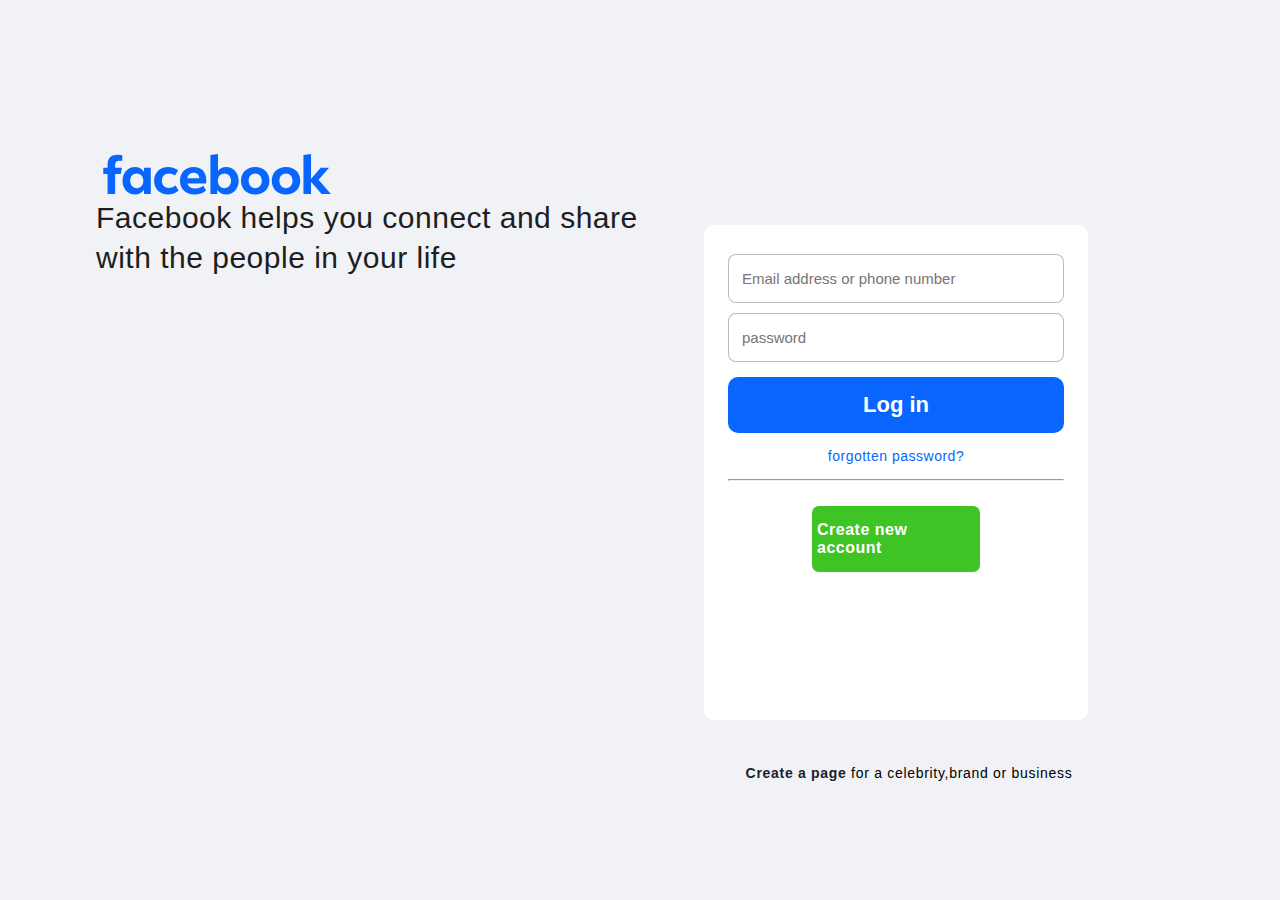
<file: facebook/index.html>
<!DOCTYPE html>
<html lang="en">
<head>
    <meta charset="UTF-8">
    <meta name="viewport" content="width=device-width, initial-scale=1.0">
    <title>facebook-login</title>
    <link rel="icon" href="./images/favicon.webp">
    <link rel="stylesheet" href="style.css">
</head>
<body>
    <div class="main">
<div class="first">
   <div class="pic">
     <img src="./images/facebook_image.svg" alt="facebook" width="40%">
</div> 
<p>Facebook helps you connect and share <br>with the people in your life</p>
</div>
<div class="second">
    <form action="">
        <input type="text" placeholder="Email address or phone number" required><br>
        <input type="password" placeholder="password" required><br>
        <input type="submit" value="Log in">
    </form>
    <a class="forgot">forgotten password?</a>
    <hr>
    <a class="new" href="">Create new account</a>
    <span><a>Create a page</a> for a celebrity,brand or business</span>

</div>
    </div>
</body>
</html>
</file>
<file: facebook/style.css>
*{
    margin: 0;
    padding: 0;
    box-sizing: border-box;
    font-family: Arial, Helvetica, sans-serif;
}
.main {
    display: flex;
    justify-content: space-between;
    align-items: center;
    background-color: #f0f2f5;
    width: 100%;
    height: 100vh;
}
.main .first {
    width: 50%;
    height: 100vh;
   /* background-color: aqua;*/
}
.first .pic {
    width: 700px;
    height: 70px;
    margin-top: 20%;
    margin-left: 12%;
}

.pic .img {
   width: 100%;
    height: 100%;
    object-fit: cover;
}
.first p {
    font-size: 30px;
    font-weight: 100;
    margin-left: 15%;
    line-height: 2.5rem;
   /* background-color: blue;*/
    color: #1c1e21;
    letter-spacing: .5px;

}
.main .second {
    width: 30%;
    background-color: white;
    height: 55vh;
    position: absolute;
    top: 25%;
    left: 55%;
    border-radius: 10px;
    border: 4px solid #fff;
    padding: 20px;
}
.second form {
    width: 100%;
}
.second form input[type="text"],
.second form input[type="password"]
{
    width: 100%;
    margin: 5px 0 5px 0;
    padding: 15px 3px 15px 13px;
    color: #1d2129;
    font-size: 15px;
    border-radius: 8px;
    border: 1px solid #00000042;
    outline: none;
    transition: all 0.5s ease;
}
.second form input[type="text"]:focus,
.second form input[type="password"]:focus {
    border: 1px solid #0866ff;
}
.second form input[type="submit"] {
 width: 100%;
 margin-top: 10px;
 padding: 15px 0 15px 0;
 border: none;
 outline: none;
 background-color: #0866ff;
 color: #fff;
 font-size: 22px;
 border-radius: 10px;
 font-weight: 600;
 cursor: pointer;
 transition: all 0.5s ease;
}
.second form input[type="submit"]:hover {
color: #0867ffd2;
}
.second a.forgot {

    display: flex;
    justify-content: center;
    margin-bottom: 10px;
    color: #0866ff;
    letter-spacing: 0.5px;
    text-decoration: none;
    font-size: 14px;
    font-weight: 500;
    margin-top: 15px;
    margin-bottom: 15px;
    transition: all 0.5s ease;
}

.second a.forgot:hover {
    text-decoration: underline;
}
.second a.new {
    display: flex;
    justify-content: center;
    background-color: #3fc425;
    margin: 25px 25% 0 25%;
    font-weight: 700;
    font-size: 16px;
    border-radius: 7px;
    padding: 15px 5px;
    color: #fff;
    letter-spacing: 0.5px;
    text-decoration: none;
}
.second a.new:hover {
    background-color: #6ae751;
}
.main span {
    position: absolute;
    font-weight: 100;
    top: 110%;
    left: 10%;
    font-size: 14px;
    letter-spacing: 0.7px;
}

    .main span a {
       color: #1d2129;
        font-weight: 600;
        text-decoration: none;
    }
    .main span a:hover {
        text-decoration: underline;
    }
</file>
